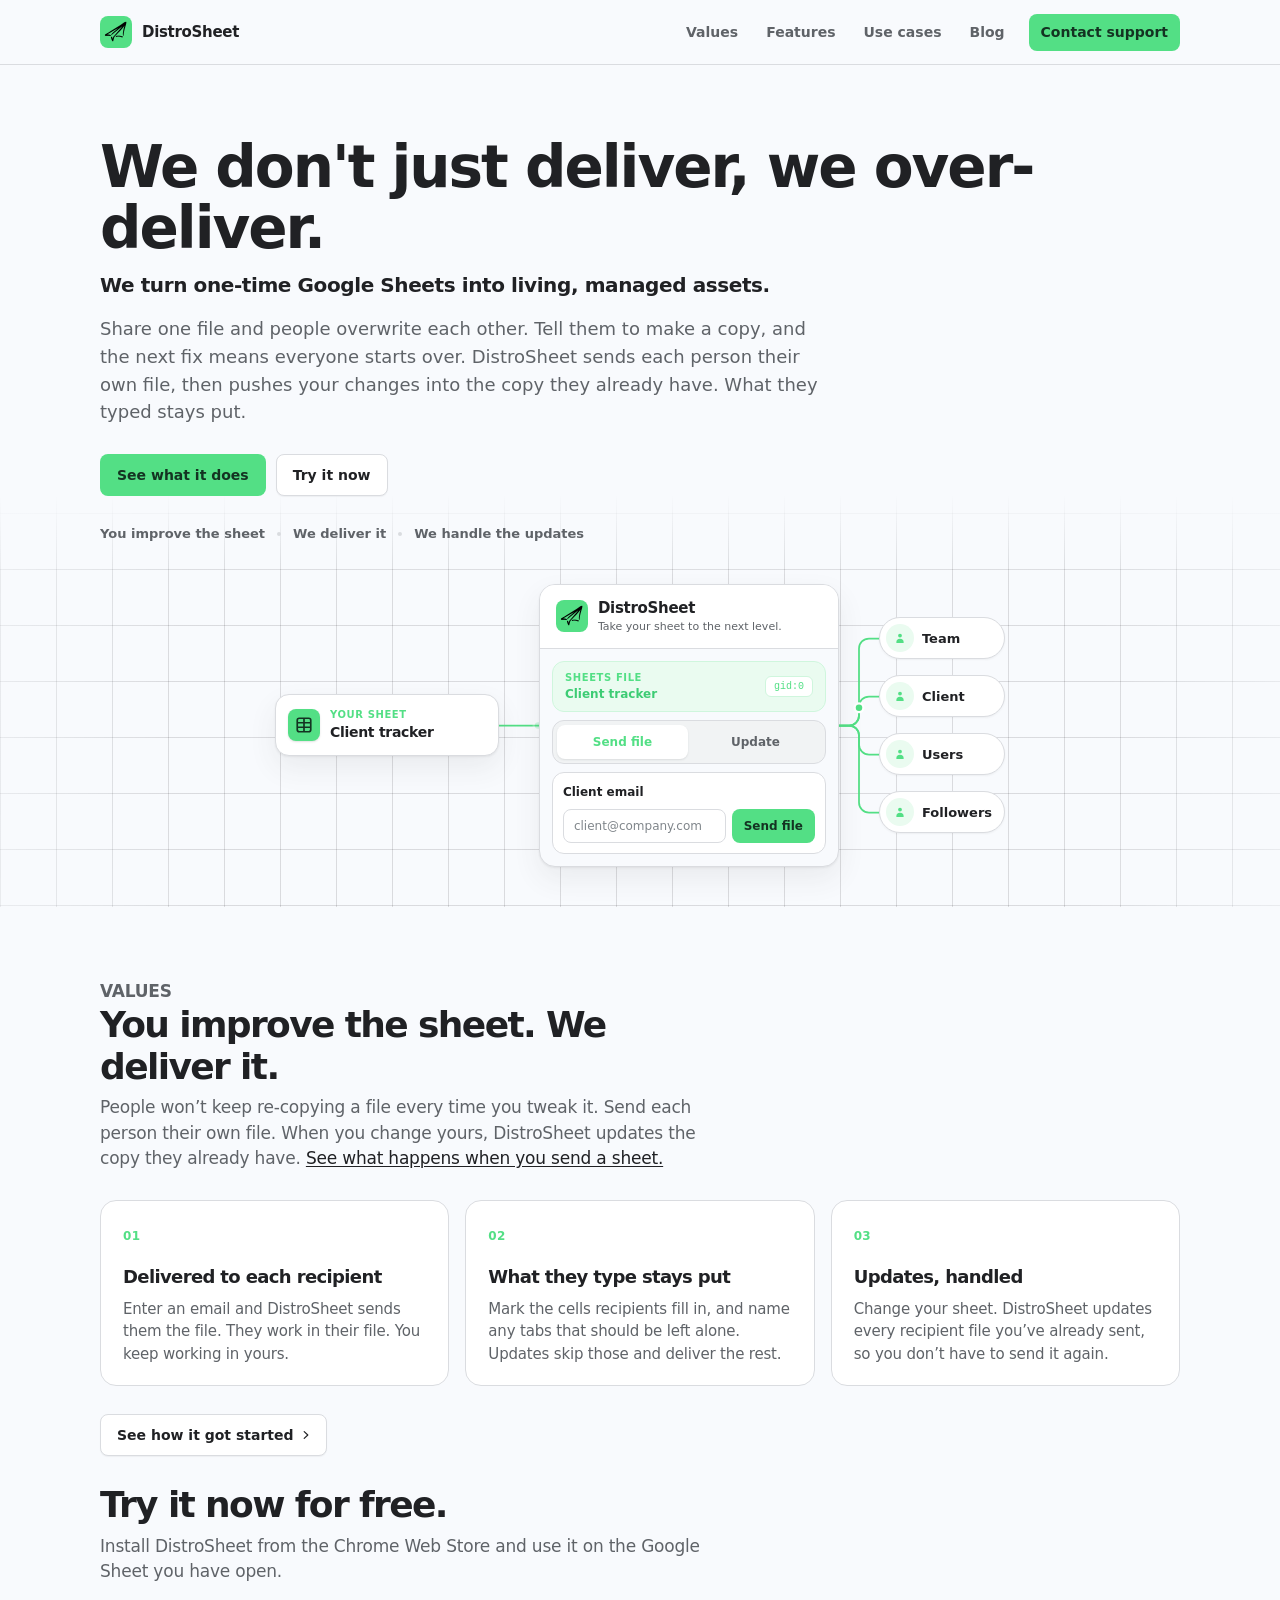
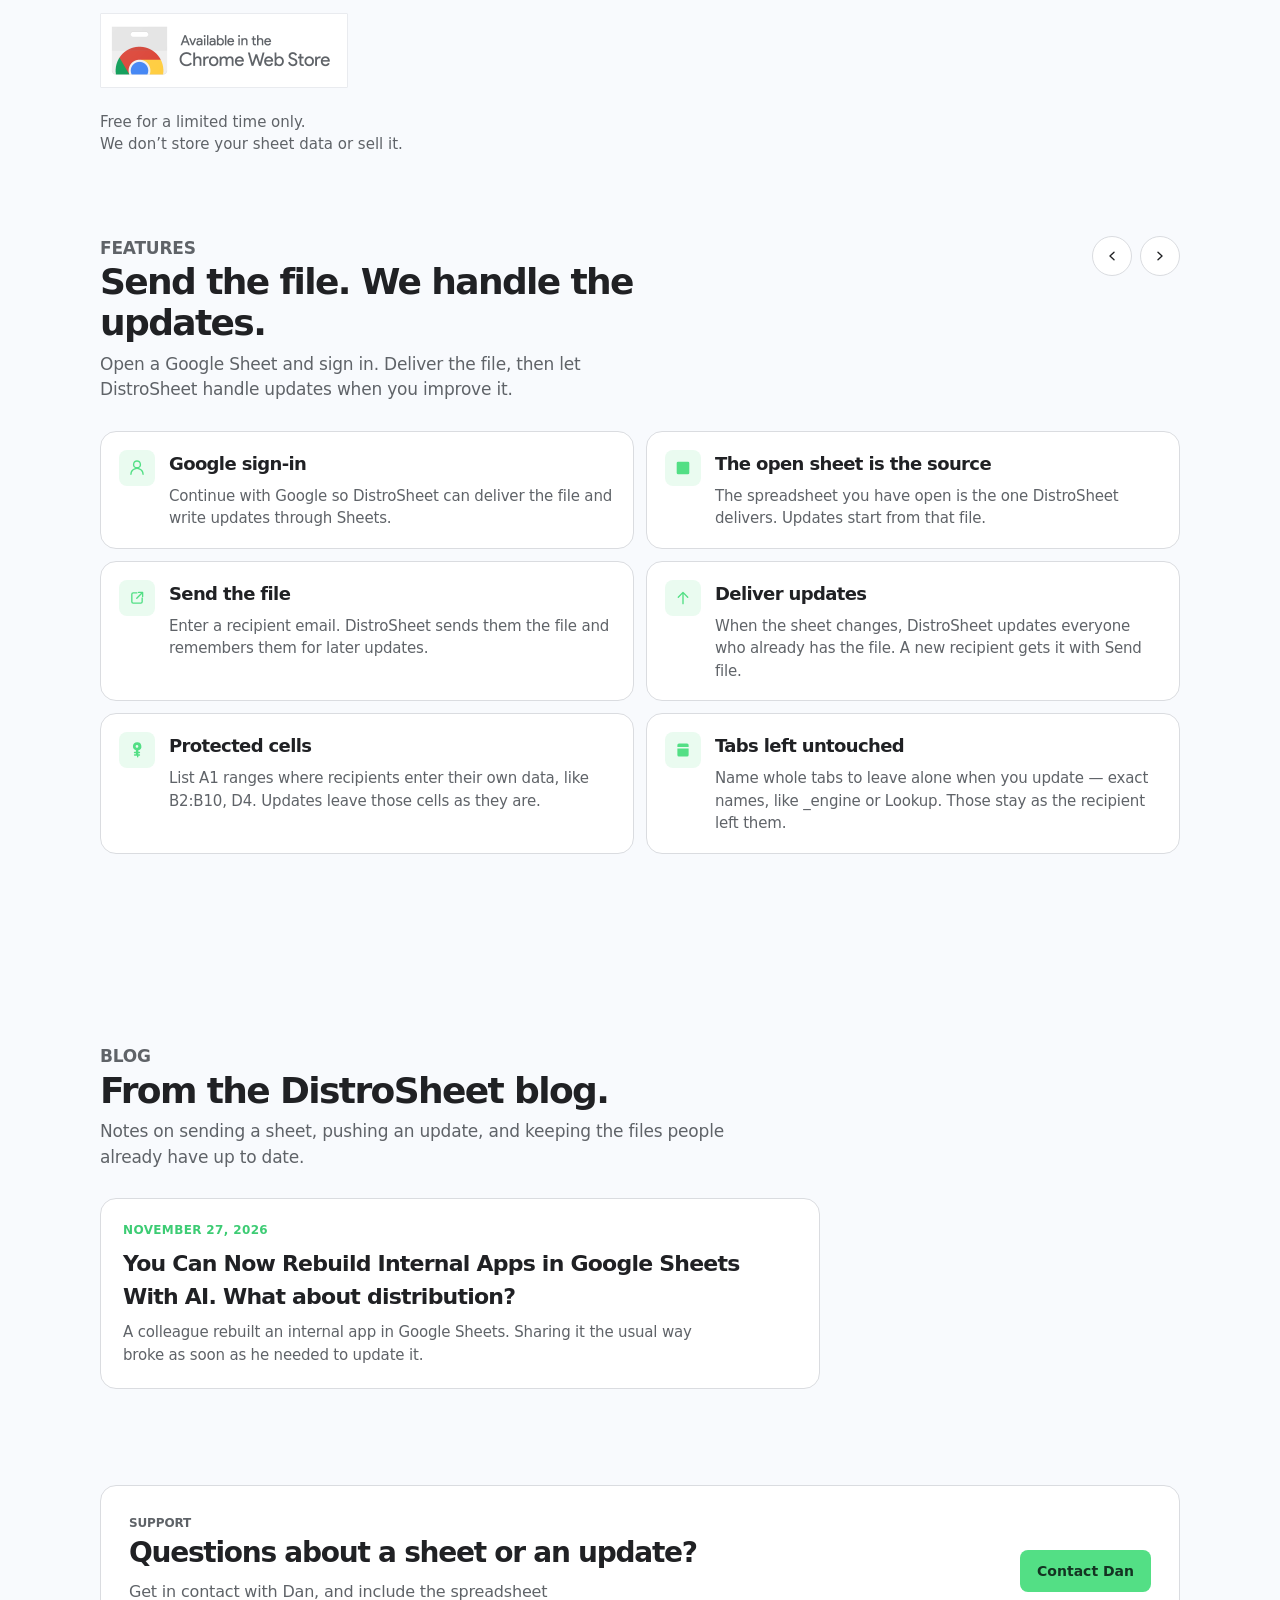
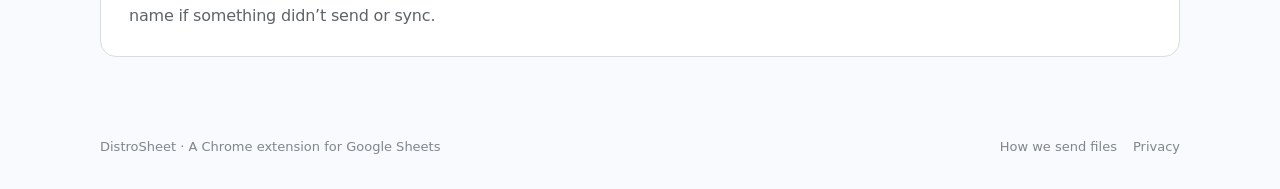
<file: index.html>
<!doctype html>
<html lang="en">
  <head>
    <meta charset="utf-8" />
    <meta name="viewport" content="width=device-width, initial-scale=1" />
    <title>DistroSheet — Take your sheet to the next level</title>
    <meta
      name="description"
      content="DistroSheet delivers your Google Sheet to each recipient and keeps their files up to date when you improve yours, without overwriting the cells and tabs they own."
    />
    <meta name="theme-color" content="#53DF85" />
    <link rel="icon" href="/distrologo1.png" type="image/png" />
    <meta property="og:title" content="DistroSheet — Take your sheet to the next level" />
    <meta
      property="og:description"
      content="Improve the sheet. DistroSheet delivers it to each recipient and updates their files when yours changes."
    />
    <meta property="og:type" content="website" />
    <link rel="stylesheet" href="/styles.css?v=45" />
  </head>
  <body>
    <a class="skip" href="#main">Skip to content</a>

    <header class="site-header">
      <div class="wrap header-inner">
        <a class="brand" href="#top">
          <span class="brand-mark" aria-hidden="true">
            <img src="/distrologo1.png" alt="" width="32" height="32" />
          </span>
          <span class="brand-name">DistroSheet</span>
        </a>

        <button
          class="menu-button"
          type="button"
          data-menu-button
          aria-expanded="false"
          aria-controls="site-nav"
          aria-label="Open menu"
        >
          <svg viewBox="0 0 20 20" width="18" height="18" fill="currentColor" aria-hidden="true">
            <path fill-rule="evenodd" d="M2 4.75A.75.75 0 012.75 4h14.5a.75.75 0 010 1.5H2.75A.75.75 0 012 4.75zM2 10a.75.75 0 01.75-.75h14.5a.75.75 0 010 1.5H2.75A.75.75 0 012 10zm0 5.25a.75.75 0 01.75-.75h14.5a.75.75 0 010 1.5H2.75a.75.75 0 01-.75-.75z" clip-rule="evenodd" />
          </svg>
        </button>

        <nav id="site-nav" class="nav" data-menu>
          <a href="#values">Values</a>
          <a href="#features">Features</a>
          <a href="#use-cases">Use cases</a>
          <a href="#blog">Blog</a>
          <a class="nav-contact" href="#contact">Contact support</a>
        </nav>
      </div>
    </header>

    <main id="main">
      <section class="hero" id="top">
        <div class="wrap hero-grid">
          <div>
            <h1>We don't just deliver, we over-deliver.</h1>
            <p class="subtitle">We turn one-time Google Sheets into living, managed assets.</p>
            <p class="lede">
              Share one file and people overwrite each other. Tell them to make a copy,
              and the next fix means everyone starts over. DistroSheet sends each person
              their own file, then pushes your changes into the copy they already have.
              What they typed stays put.
            </p>
            <div class="hero-actions">
              <a class="button button-primary" href="#features">See what it does</a>
              <a class="button button-secondary" href="#access">Try it now</a>
            </div>
            <ul class="facts">
              <li>You improve the sheet</li>
              <li>We deliver it</li>
              <li>We handle the updates</li>
            </ul>
          </div>

          <div class="hero-stage" data-routes>
            <svg class="routes" aria-hidden="true"></svg>
            <div class="project" data-project>
              <span class="brand-mark" aria-hidden="true">
                <svg viewBox="0 0 16 16" width="18" height="18" fill="none">
                  <rect x="2" y="2" width="12" height="12" rx="1.75" stroke="currentColor" stroke-width="1.5"/>
                  <path d="M2 6h12M2 10h12M8 2v12" stroke="currentColor" stroke-width="1.5"/>
                </svg>
              </span>
              <span>
                <small>Your sheet</small>
                <strong data-sheet-name>Client tracker</strong>
              </span>
            </div>
          <div class="mock" data-mock aria-hidden="false">
            <div class="mock-bar">
              <span class="brand-mark" aria-hidden="true">
                <img src="/distrologo1.png" alt="" width="32" height="32" />
              </span>
              <div>
                <strong>DistroSheet</strong>
                <span>Take your sheet to the next level.</span>
              </div>
            </div>
            <div class="mock-body">
              <div class="sheet-chip">
                <div>
                  <small>Sheets file</small>
                  <strong>Client tracker</strong>
                </div>
                <span class="gid">gid:0</span>
              </div>

              <div class="segment" role="tablist" aria-label="Preview of the extension">
                <button type="button" role="tab" data-mock-tab="send" aria-selected="true">
                  Send file
                </button>
                <button type="button" role="tab" data-mock-tab="publish" aria-selected="false">
                  Update
                </button>
              </div>

              <div class="panel" role="tabpanel" data-mock-panel="send">
                <p>Client email</p>
                <div class="fake-field">
                  <span>client@company.com</span>
                  <b>Send file</b>
                </div>
              </div>

              <div class="panel" role="tabpanel" data-mock-panel="publish" hidden>
                <p>Update everyone who already has the file</p>
                <span class="publish-note">Tabs like _engine stay untouched.</span>
                <span class="publish-go">Deliver update <em>All recipients</em></span>
              </div>
            </div>
          </div>
            <ul class="recipients" aria-hidden="true">
              <li data-person data-slot="team">
                <span class="avatar">
                  <svg viewBox="0 0 20 20" width="14" height="14" fill="currentColor">
                    <path d="M10 9.25a2.75 2.75 0 100-5.5 2.75 2.75 0 000 5.5zM4.75 16.25a5.25 5.25 0 0110.5 0 .75.75 0 01-.75.75h-9a.75.75 0 01-.75-.75z"/>
                  </svg>
                </span>
                <span class="who">Team</span>
              </li>
              <li data-person data-slot="client">
                <span class="avatar">
                  <svg viewBox="0 0 20 20" width="14" height="14" fill="currentColor">
                    <path d="M10 9.25a2.75 2.75 0 100-5.5 2.75 2.75 0 000 5.5zM4.75 16.25a5.25 5.25 0 0110.5 0 .75.75 0 01-.75.75h-9a.75.75 0 01-.75-.75z"/>
                  </svg>
                </span>
                <span class="who">Client</span>
              </li>
              <li data-person data-slot="users">
                <span class="avatar">
                  <svg viewBox="0 0 20 20" width="14" height="14" fill="currentColor">
                    <path d="M10 9.25a2.75 2.75 0 100-5.5 2.75 2.75 0 000 5.5zM4.75 16.25a5.25 5.25 0 0110.5 0 .75.75 0 01-.75.75h-9a.75.75 0 01-.75-.75z"/>
                  </svg>
                </span>
                <span class="who">Users</span>
              </li>
              <li data-person data-slot="followers">
                <span class="avatar">
                  <svg viewBox="0 0 20 20" width="14" height="14" fill="currentColor">
                    <path d="M10 9.25a2.75 2.75 0 100-5.5 2.75 2.75 0 000 5.5zM4.75 16.25a5.25 5.25 0 0110.5 0 .75.75 0 01-.75.75h-9a.75.75 0 01-.75-.75z"/>
                  </svg>
                </span>
                <span class="who">Followers</span>
              </li>
            </ul>
          </div>
        </div>
      </section>

      <section class="section" id="values">
        <div class="wrap">
          <div class="section-head">
            <p class="kicker">Values</p>
            <h2>You improve the sheet. We deliver it.</h2>
            <p>
              People won’t keep re-copying a file every time you tweak it.
              Send each person their own file. When you change yours, DistroSheet
              updates the copy they already have.
              <a href="/how-we-send">See what happens when you send a sheet.</a>
            </p>
          </div>
          <div class="values">
            <article class="value">
              <span class="value-index">01</span>
              <h3>Delivered to each recipient</h3>
              <p>
                Enter an email and DistroSheet sends them the file. They work in
                their file. You keep working in yours.
              </p>
            </article>
            <article class="value">
              <span class="value-index">02</span>
              <h3>What they type stays put</h3>
              <p>
                Mark the cells recipients fill in, and name any tabs that should be
                left alone. Updates skip those and deliver the rest.
              </p>
            </article>
            <article class="value">
              <span class="value-index">03</span>
              <h3>Updates, handled</h3>
              <p>
                Change your sheet. DistroSheet updates every recipient file you’ve
                already sent, so you don’t have to send it again.
              </p>
            </article>
          </div>
        </div>
      </section>

      <section class="section" id="access">
        <div class="wrap">
          <a class="button button-secondary how-it-started" href="/blog/rebuild-internal-apps-in-google-sheets/">
            See how it got started
            <svg viewBox="0 0 20 20" width="16" height="16" fill="currentColor" aria-hidden="true">
              <path fill-rule="evenodd" d="M7.21 14.77a.75.75 0 01.02-1.06L11.168 10 7.23 6.29a.75.75 0 111.04-1.08l4.5 4.25a.75.75 0 010 1.08l-4.5 4.25a.75.75 0 01-1.06-.02z" clip-rule="evenodd" />
            </svg>
          </a>
          <div class="section-head">
            <h2>Try it now for free.</h2>
            <p>Install DistroSheet from the Chrome Web Store and use it on the Google Sheet you have open.</p>
          </div>
          <a
            class="store-badge"
            href="https://chromewebstore.google.com/detail/distrosheet/jijepodjmgddcfimfdpkolocdmihcmnl"
            target="_blank"
            rel="noopener"
          >
            <img
              src="/chrome-web-store-badge-large.png"
              alt="Available in the Chrome Web Store"
              width="248"
              height="75"
            />
          </a>
          <p class="store-notes">
            Free for a limited time only.
            <span>We don’t store your sheet data or sell it.</span>
          </p>
        </div>
      </section>

      <section class="section section-tight" id="features" data-pager>
        <div class="wrap pager">
          <div class="pager-controls">
            <button type="button" data-pager-prev aria-label="Previous">
              <svg viewBox="0 0 20 20" width="18" height="18" fill="currentColor" aria-hidden="true">
                <path fill-rule="evenodd" d="M12.79 5.23a.75.75 0 01-.02 1.06L8.832 10l3.938 3.71a.75.75 0 11-1.04 1.08l-4.5-4.25a.75.75 0 010-1.08l4.5-4.25a.75.75 0 011.06.02z" clip-rule="evenodd" />
              </svg>
            </button>
            <button type="button" data-pager-next aria-label="Next">
              <svg viewBox="0 0 20 20" width="18" height="18" fill="currentColor" aria-hidden="true">
                <path fill-rule="evenodd" d="M7.21 14.77a.75.75 0 01.02-1.06L11.168 10 7.23 6.29a.75.75 0 111.04-1.08l4.5 4.25a.75.75 0 010 1.08l-4.5 4.25a.75.75 0 01-1.06-.02z" clip-rule="evenodd" />
              </svg>
            </button>
          </div>
          <div class="pager-stage">
          <div class="pager-track" data-pager-track>
          <div data-pager-panel>
          <div class="section-head">
            <p class="kicker">Features</p>
            <h2>Send the file. We handle the updates.</h2>
            <p>
              Open a Google Sheet and sign in. Deliver the file, then let
              DistroSheet handle updates when you improve it.
            </p>
          </div>
          <div class="features">
            <article class="feature">
              <span class="feature-icon" aria-hidden="true">
                <svg viewBox="0 0 20 20" width="18" height="18" fill="currentColor">
                  <path fill-rule="evenodd" d="M10 1.5a4.5 4.5 0 00-2.1 8.48A7.5 7.5 0 002.5 17a.75.75 0 001.5 0 6 6 0 0112 0 .75.75 0 001.5 0 7.5 7.5 0 00-5.4-7.02A4.5 4.5 0 0010 1.5zM7 6a3 3 0 116 0 3 3 0 01-6 0z" clip-rule="evenodd" />
                </svg>
              </span>
              <div>
                <h3>Google sign-in</h3>
                <p>
                  Continue with Google so DistroSheet can deliver the file and
                  write updates through Sheets.
                </p>
              </div>
            </article>
            <article class="feature">
              <span class="feature-icon" aria-hidden="true">
                <svg viewBox="0 0 20 20" width="18" height="18" fill="currentColor">
                  <path d="M3 4.5A1.5 1.5 0 014.5 3h11A1.5 1.5 0 0117 4.5v11a1.5 1.5 0 01-1.5 1.5h-11A1.5 1.5 0 013 15.5v-11z" />
                </svg>
              </span>
              <div>
                <h3>The open sheet is the source</h3>
                <p>
                  The spreadsheet you have open is the one DistroSheet delivers.
                  Updates start from that file.
                </p>
              </div>
            </article>
            <article class="feature">
              <span class="feature-icon" aria-hidden="true">
                <svg viewBox="0 0 20 20" width="18" height="18" fill="currentColor">
                  <path d="M3.5 5.75A2.25 2.25 0 015.75 3.5h4.2a.75.75 0 010 1.5h-4.2a.75.75 0 00-.75.75v8.5c0 .414.336.75.75.75h8.5a.75.75 0 00.75-.75v-4.2a.75.75 0 011.5 0v4.2A2.25 2.25 0 0114.25 16.5h-8.5A2.25 2.25 0 013.5 14.25v-8.5z" />
                  <path d="M11 3.75a.75.75 0 01.75-.75h4.5a.75.75 0 01.75.75v4.5a.75.75 0 01-1.5 0V5.56l-5.22 5.22a.75.75 0 11-1.06-1.06l5.22-5.22H11.75A.75.75 0 0111 3.75z" />
                </svg>
              </span>
              <div>
                <h3>Send the file</h3>
                <p>
                  Enter a recipient email. DistroSheet sends them the file and
                  remembers them for later updates.
                </p>
              </div>
            </article>
            <article class="feature">
              <span class="feature-icon" aria-hidden="true">
                <svg viewBox="0 0 20 20" width="18" height="18" fill="currentColor">
                  <path fill-rule="evenodd" d="M10 17a.75.75 0 01-.75-.75V5.612L5.29 9.77a.75.75 0 01-1.08-1.04l5.25-5.5a.75.75 0 011.08 0l5.25 5.5a.75.75 0 11-1.08 1.04l-3.96-4.158V16.25A.75.75 0 0110 17z" clip-rule="evenodd" />
                </svg>
              </span>
              <div>
                <h3>Deliver updates</h3>
                <p>
                  When the sheet changes, DistroSheet updates everyone who already
                  has the file. A new recipient gets it with Send file.
                </p>
              </div>
            </article>
            <article class="feature">
              <span class="feature-icon" aria-hidden="true">
                <svg viewBox="0 0 20 20" width="18" height="18" fill="currentColor">
                  <path fill-rule="evenodd" d="M10 1.5a4.5 4.5 0 00-1.2 8.84V12H7.25a.75.75 0 000 1.5h1.55v1.25H7.25a.75.75 0 000 1.5H10v1.25a.75.75 0 001.5 0V16.25h1.25a.75.75 0 000-1.5H11.5V13.5h1.25a.75.75 0 000-1.5H11.5v-1.66A4.5 4.5 0 0010 1.5zM8.5 6a1.5 1.5 0 113 0 1.5 1.5 0 01-3 0z" clip-rule="evenodd" />
                </svg>
              </span>
              <div>
                <h3>Protected cells</h3>
                <p>
                  List A1 ranges where recipients enter their own data, like
                  B2:B10, D4. Updates leave those cells as they are.
                </p>
              </div>
            </article>
            <article class="feature">
              <span class="feature-icon" aria-hidden="true">
                <svg viewBox="0 0 20 20" width="18" height="18" fill="currentColor">
                  <path d="M3.75 4.5A1.75 1.75 0 015.5 2.75h9A1.75 1.75 0 0116.25 4.5v2.25h-12.5V4.5zM3.75 8.25h12.5v7.25a1.75 1.75 0 01-1.75 1.75h-9a1.75 1.75 0 01-1.75-1.75V8.25z" />
                </svg>
              </span>
              <div>
                <h3>Tabs left untouched</h3>
                <p>
                  Name whole tabs to leave alone when you update — exact names, like
                  _engine or Lookup. Those stay as the recipient left them.
                </p>
              </div>
            </article>
          </div>
          </div>
          <div id="use-cases" data-pager-panel>
          <div class="section-head">
            <p class="kicker">Use cases</p>
            <h2>Build the sheet. We keep everyone current.</h2>
            <p>
              DistroSheet delivers the file, then updates it when you improve
              the sheet. Recipients keep what they typed.
            </p>
          </div>
          <div class="usecases">
            <article class="usecase">
              <h3>An app, built in Google Sheets</h3>
              <p>
                Someone builds a useful internal tool in a sheet. Each person gets
                their own copy. When a new tool or a formula fix lands in the master,
                DistroSheet pushes it into the file they already use. No v2_FINAL
                link, and nothing they typed gets wiped.
              </p>
            </article>
            <article class="usecase">
              <h3>A useful sheet for your team</h3>
              <p>
                A roster, plan, or tracker the whole team relies on. DistroSheet
                delivers it, and they receive your most updated version without
                the hassle of a new file.
              </p>
            </article>
            <article class="usecase">
              <h3>The same workbook for every client</h3>
              <p>
                Each client gets the file. Their numbers and notes stay theirs.
                When you improve the model, every client file is updated.
              </p>
            </article>
            <article class="usecase">
              <h3>A calculator your customers fill in</h3>
              <p>
                A quote tool, budget, or planner. They enter their own figures.
                You improve the formulas, and DistroSheet delivers that change
                without wiping what they typed.
              </p>
            </article>
            <article class="usecase">
              <h3>Training or onboarding</h3>
              <p>
                A sheet for a new hire, a class, or a contractor. They always
                have your latest version. Their answers stay where they left them.
              </p>
            </article>
            <article class="usecase">
              <h3>One sheet, several locations</h3>
              <p>
                Deliver the operating sheet to each site. Local entries stay put.
                When you improve the structure, every location gets the update.
              </p>
            </article>
          </div>
          </div>
          </div>
          </div>
        </div>
      </section>

      <section class="section pricing" id="pricing" hidden>
        <div class="wrap">
          <div class="section-head">
            <p class="kicker">Pricing</p>
            <h2>Start free. Update without a cap on Pro.</h2>
            <p>
              Starter includes one update each calendar month. Pro is the same
              product with that limit removed.
            </p>
          </div>
          <div class="plans">
            <article class="plan">
              <div class="plan-label">
                <span>Starter</span>
              </div>
              <p class="price">Free</p>
              <p class="price-note">The plan you start on</p>
              <ul>
                <li>
                  <svg viewBox="0 0 20 20" width="16" height="16" fill="currentColor" aria-hidden="true"><path fill-rule="evenodd" d="M16.704 5.29a1 1 0 010 1.42l-7.25 7.25a1 1 0 01-1.42 0l-3.25-3.25a1 1 0 111.42-1.42l2.54 2.54 6.54-6.54a1 1 0 011.42 0z" clip-rule="evenodd"/></svg>
                  Deliver the file to client emails
                </li>
                <li>
                  <svg viewBox="0 0 20 20" width="16" height="16" fill="currentColor" aria-hidden="true"><path fill-rule="evenodd" d="M16.704 5.29a1 1 0 010 1.42l-7.25 7.25a1 1 0 01-1.42 0l-3.25-3.25a1 1 0 111.42-1.42l2.54 2.54 6.54-6.54a1 1 0 011.42 0z" clip-rule="evenodd"/></svg>
                  1 update per month
                </li>
                <li>
                  <svg viewBox="0 0 20 20" width="16" height="16" fill="currentColor" aria-hidden="true"><path fill-rule="evenodd" d="M16.704 5.29a1 1 0 010 1.42l-7.25 7.25a1 1 0 01-1.42 0l-3.25-3.25a1 1 0 111.42-1.42l2.54 2.54 6.54-6.54a1 1 0 011.42 0z" clip-rule="evenodd"/></svg>
                  Protected cells and skipped tabs
                </li>
                <li>
                  <svg viewBox="0 0 20 20" width="16" height="16" fill="currentColor" aria-hidden="true"><path fill-rule="evenodd" d="M16.704 5.29a1 1 0 010 1.42l-7.25 7.25a1 1 0 01-1.42 0l-3.25-3.25a1 1 0 111.42-1.42l2.54 2.54 6.54-6.54a1 1 0 011.42 0z" clip-rule="evenodd"/></svg>
                  Works in Chrome, on the sheet you have open
                </li>
              </ul>
            </article>
            <article class="plan plan-pro">
              <div class="plan-label">
                <span>Pro</span>
                <span class="badge">Unlimited updates</span>
              </div>
              <p class="price">Unlimited</p>
              <p class="price-note">updates, every month</p>
              <ul>
                <li>
                  <svg viewBox="0 0 20 20" width="16" height="16" fill="currentColor" aria-hidden="true"><path fill-rule="evenodd" d="M16.704 5.29a1 1 0 010 1.42l-7.25 7.25a1 1 0 01-1.42 0l-3.25-3.25a1 1 0 111.42-1.42l2.54 2.54 6.54-6.54a1 1 0 011.42 0z" clip-rule="evenodd"/></svg>
                  Everything in Starter
                </li>
                <li>
                  <svg viewBox="0 0 20 20" width="16" height="16" fill="currentColor" aria-hidden="true"><path fill-rule="evenodd" d="M16.704 5.29a1 1 0 010 1.42l-7.25 7.25a1 1 0 01-1.42 0l-3.25-3.25a1 1 0 111.42-1.42l2.54 2.54 6.54-6.54a1 1 0 011.42 0z" clip-rule="evenodd"/></svg>
                  Unlimited updates
                </li>
                <li>
                  <svg viewBox="0 0 20 20" width="16" height="16" fill="currentColor" aria-hidden="true"><path fill-rule="evenodd" d="M16.704 5.29a1 1 0 010 1.42l-7.25 7.25a1 1 0 01-1.42 0l-3.25-3.25a1 1 0 111.42-1.42l2.54 2.54 6.54-6.54a1 1 0 011.42 0z" clip-rule="evenodd"/></svg>
                  Same protected cells and skipped tabs
                </li>
                <li>
                  <svg viewBox="0 0 20 20" width="16" height="16" fill="currentColor" aria-hidden="true"><path fill-rule="evenodd" d="M16.704 5.29a1 1 0 010 1.42l-7.25 7.25a1 1 0 01-1.42 0l-3.25-3.25a1 1 0 111.42-1.42l2.54 2.54 6.54-6.54a1 1 0 011.42 0z" clip-rule="evenodd"/></svg>
                  Upgrade from the extension when you pass the free update
                </li>
              </ul>
            </article>
          </div>
          <p class="fine-print">
            A public Pro price isn’t set yet. The extension offers the upgrade when a Starter account hits the monthly update limit.
          </p>
        </div>
      </section>

      <section class="section blog" id="blog">
        <div class="wrap">
          <div class="section-head">
            <p class="kicker">Blog</p>
            <h2>From the DistroSheet blog.</h2>
            <p>
              Notes on sending a sheet, pushing an update, and keeping the files
              people already have up to date.
            </p>
          </div>
          <div class="posts">
            <a class="post-card" href="/blog/rebuild-internal-apps-in-google-sheets/">
              <time datetime="2026-11-27">November 27, 2026</time>
              <h3>You Can Now Rebuild Internal Apps in Google Sheets With AI. What about distribution?</h3>
              <p>
                A colleague rebuilt an internal app in Google Sheets. Sharing it
                the usual way broke as soon as he needed to update it.
              </p>
            </a>
          </div>
        </div>
      </section>

      <section class="section contact" id="contact">
        <div class="wrap">
          <div class="contact-panel">
            <div>
              <p class="kicker">Support</p>
              <h2>Questions about a sheet or an update?</h2>
              <p>
                Get in contact with Dan, and include the spreadsheet name if
                something didn’t send or sync.
              </p>
            </div>
            <a
              class="button button-primary"
              href="mailto:dan@acumetltd.com?subject=DistroSheet%20support"
            >
              Contact Dan
            </a>
          </div>
        </div>
      </section>
    </main>

    <footer class="site-footer">
      <div class="wrap footer-inner">
        <p>DistroSheet · A Chrome extension for Google Sheets</p>
        <div class="footer-links">
          <a href="/how-we-send">How we send files</a>
          <a href="/privacy">Privacy</a>
        </div>
      </div>
    </footer>

    <script src="/main.js?v=27"></script>
  </body>
</html>
</file>
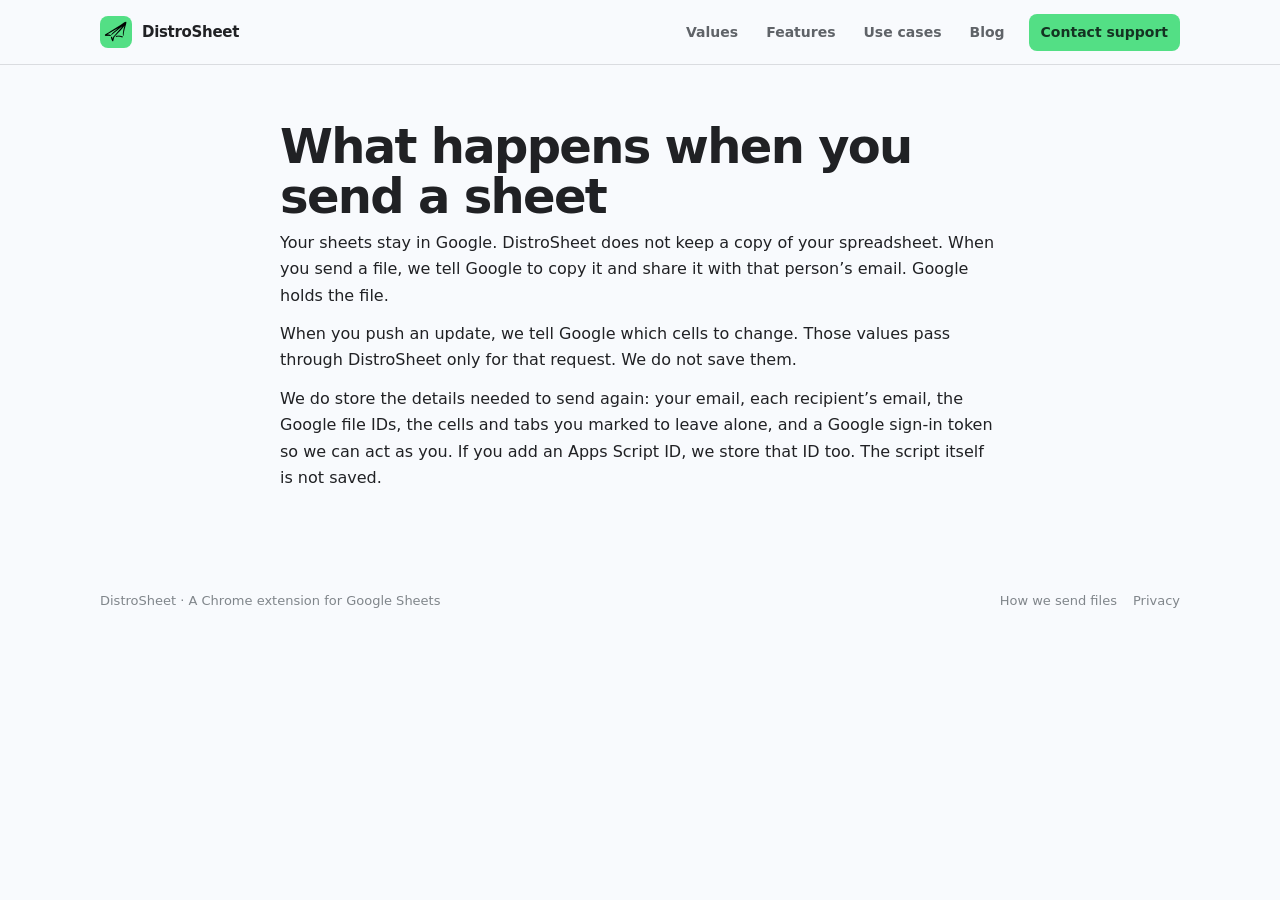
<file: how-we-send/index.html>
<!doctype html>
<html lang="en">
  <head>
    <meta charset="utf-8" />
    <meta name="viewport" content="width=device-width, initial-scale=1" />
    <title>What happens when you send a sheet — DistroSheet</title>
    <meta
      name="description"
      content="How DistroSheet sends and updates Google Sheets. Your spreadsheet stays in Google. DistroSheet does not keep a copy of the file."
    />
    <meta name="theme-color" content="#53DF85" />
    <link rel="icon" href="/distrologo1.png" type="image/png" />
    <link rel="stylesheet" href="/styles.css?v=36" />
  </head>
  <body>
    <a class="skip" href="#main">Skip to content</a>

    <header class="site-header">
      <div class="wrap header-inner">
        <a class="brand" href="/">
          <span class="brand-mark" aria-hidden="true">
            <img src="/distrologo1.png" alt="" width="32" height="32" />
          </span>
          <span class="brand-name">DistroSheet</span>
        </a>

        <button
          class="menu-button"
          type="button"
          data-menu-button
          aria-expanded="false"
          aria-controls="site-nav"
          aria-label="Open menu"
        >
          <svg viewBox="0 0 20 20" width="18" height="18" fill="currentColor" aria-hidden="true">
            <path fill-rule="evenodd" d="M2 4.75A.75.75 0 012.75 4h14.5a.75.75 0 010 1.5H2.75A.75.75 0 012 4.75zM2 10a.75.75 0 01.75-.75h14.5a.75.75 0 010 1.5H2.75A.75.75 0 012 10zm0 5.25a.75.75 0 01.75-.75h14.5a.75.75 0 010 1.5H2.75a.75.75 0 01-.75-.75z" clip-rule="evenodd" />
          </svg>
        </button>

        <nav id="site-nav" class="nav" data-menu>
          <a href="/#values">Values</a>
          <a href="/#features">Features</a>
          <a href="/#use-cases">Use cases</a>
          <a href="/#blog">Blog</a>
          <a class="nav-contact" href="/#contact">Contact support</a>
        </nav>
      </div>
    </header>

    <main id="main" class="legal">
      <article class="wrap legal-doc">
        <h1>What happens when you send a sheet</h1>
        <p>
          Your sheets stay in Google. DistroSheet does not keep a copy of your spreadsheet. When you send a file, we tell Google to copy it and share it with that person’s email. Google holds the file.
        </p>
        <p>
          When you push an update, we tell Google which cells to change. Those values pass through DistroSheet only for that request. We do not save them.
        </p>
        <p>
          We do store the details needed to send again: your email, each recipient’s email, the Google file IDs, the cells and tabs you marked to leave alone, and a Google sign-in token so we can act as you. If you add an Apps Script ID, we store that ID too. The script itself is not saved.
        </p>
      </article>
    </main>

    <footer class="site-footer">
      <div class="wrap footer-inner">
        <p>DistroSheet · A Chrome extension for Google Sheets</p>
        <div class="footer-links">
          <a href="/how-we-send">How we send files</a>
          <a href="/privacy">Privacy</a>
        </div>
      </div>
    </footer>

    <script src="/main.js?v=25"></script>
  </body>
</html>
</file>
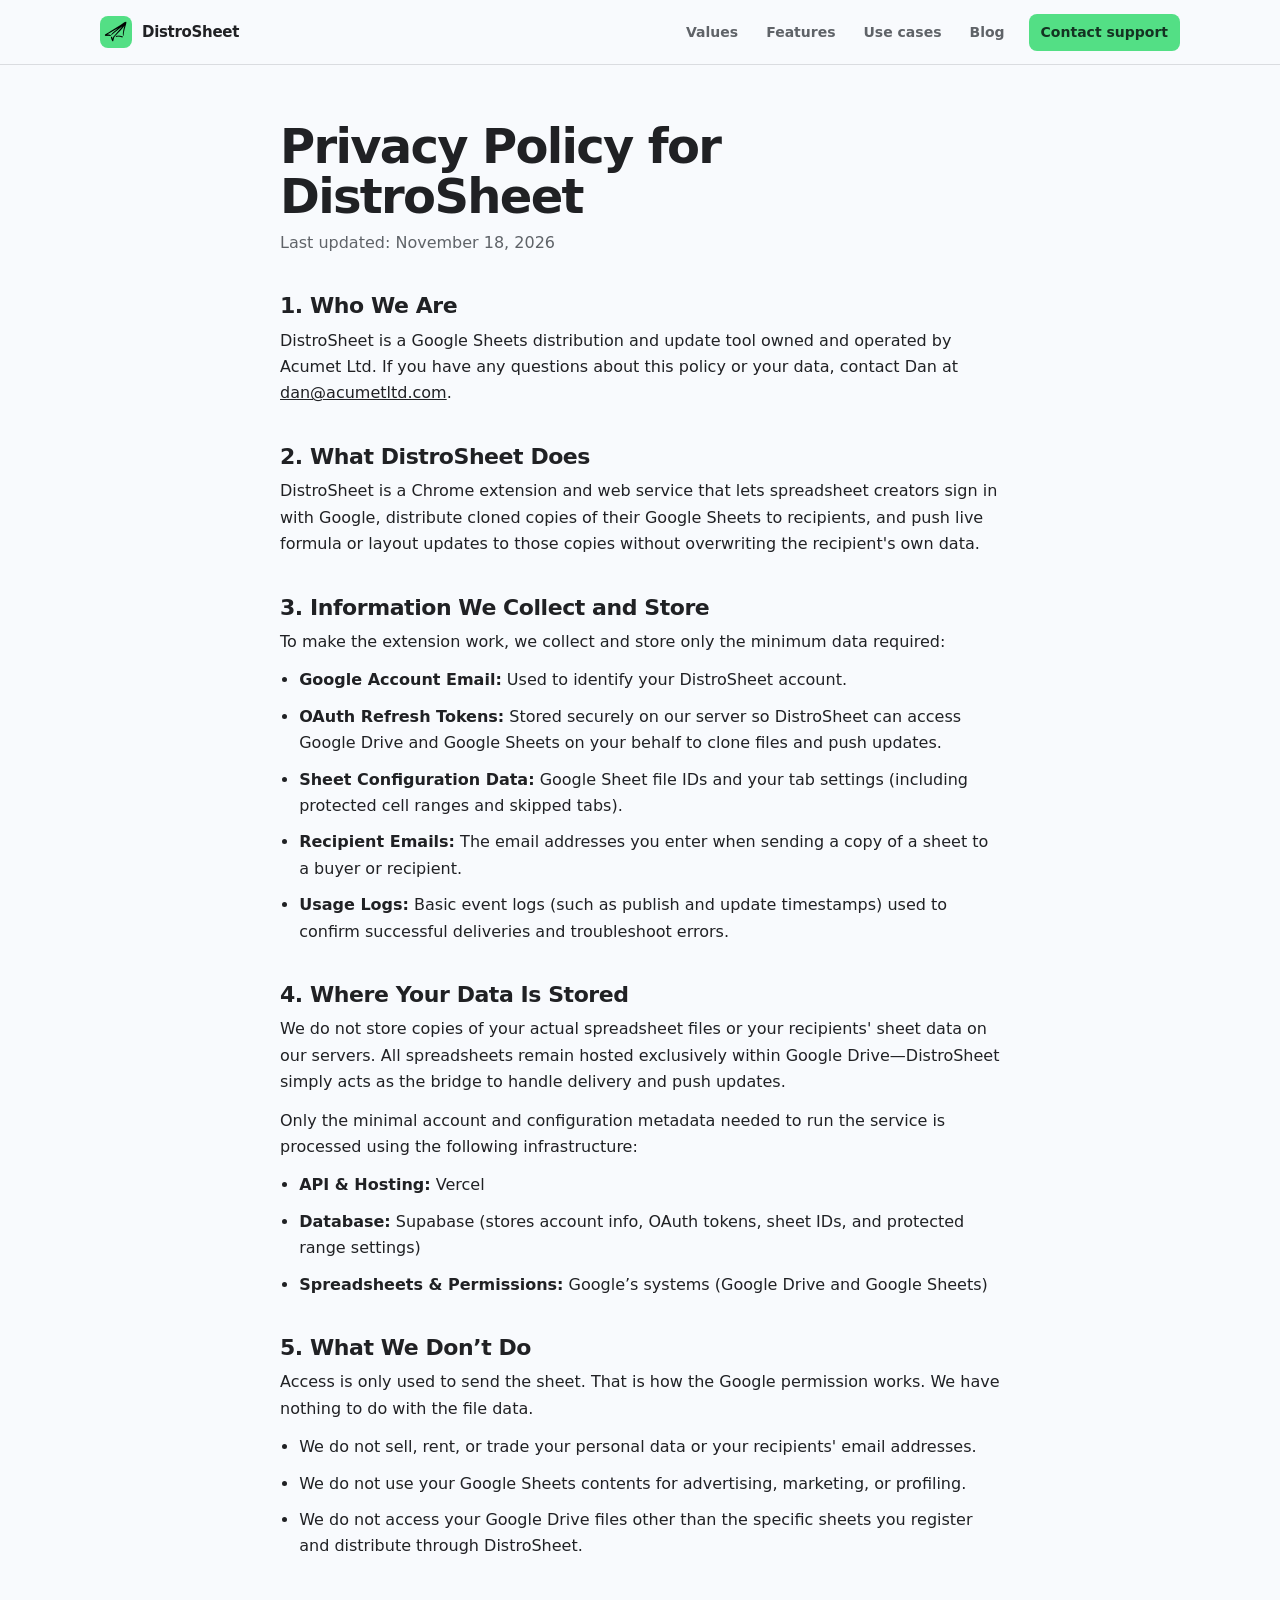
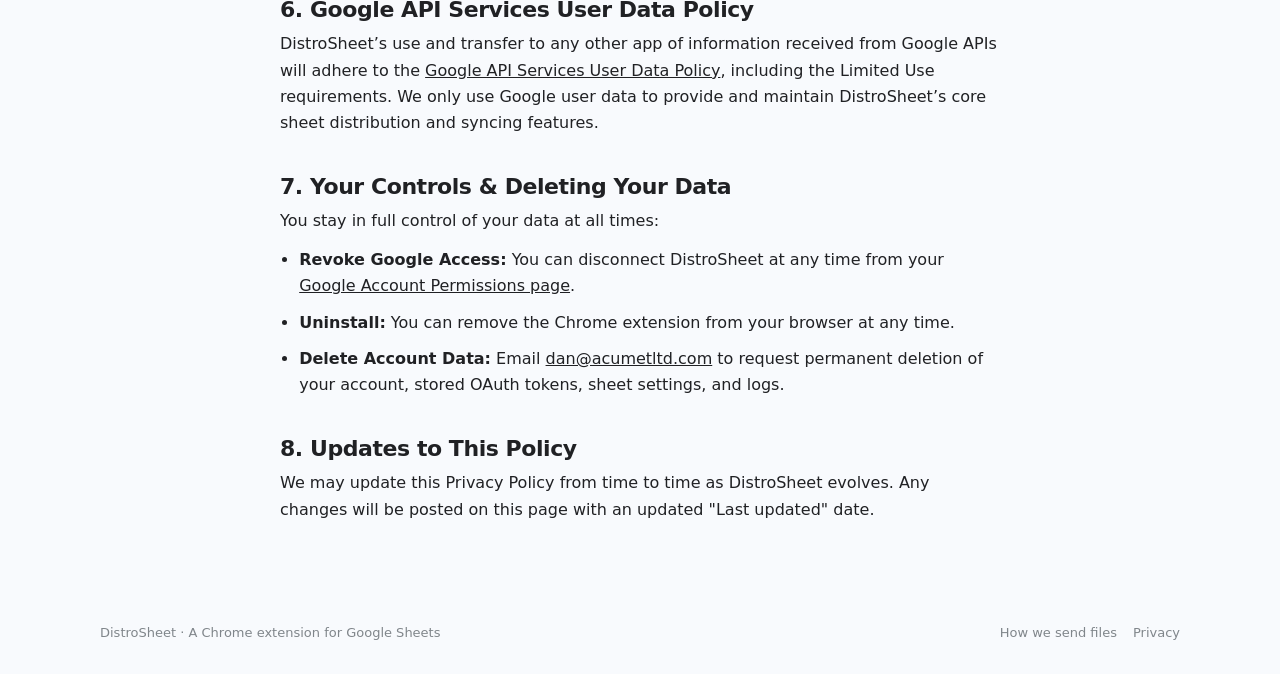
<file: privacy/index.html>
<!doctype html>
<html lang="en">
  <head>
    <meta charset="utf-8" />
    <meta name="viewport" content="width=device-width, initial-scale=1" />
    <title>Privacy Policy — DistroSheet</title>
    <meta
      name="description"
      content="Privacy Policy for DistroSheet. How Acumet Ltd collects, stores, and uses the minimum data needed to deliver and update Google Sheets."
    />
    <meta name="theme-color" content="#53DF85" />
    <link rel="icon" href="/distrologo1.png" type="image/png" />
    <link rel="stylesheet" href="/styles.css?v=36" />
  </head>
  <body>
    <a class="skip" href="#main">Skip to content</a>

    <header class="site-header">
      <div class="wrap header-inner">
        <a class="brand" href="/">
          <span class="brand-mark" aria-hidden="true">
            <img src="/distrologo1.png" alt="" width="32" height="32" />
          </span>
          <span class="brand-name">DistroSheet</span>
        </a>

        <button
          class="menu-button"
          type="button"
          data-menu-button
          aria-expanded="false"
          aria-controls="site-nav"
          aria-label="Open menu"
        >
          <svg viewBox="0 0 20 20" width="18" height="18" fill="currentColor" aria-hidden="true">
            <path fill-rule="evenodd" d="M2 4.75A.75.75 0 012.75 4h14.5a.75.75 0 010 1.5H2.75A.75.75 0 012 4.75zM2 10a.75.75 0 01.75-.75h14.5a.75.75 0 010 1.5H2.75A.75.75 0 012 10zm0 5.25a.75.75 0 01.75-.75h14.5a.75.75 0 010 1.5H2.75a.75.75 0 01-.75-.75z" clip-rule="evenodd" />
          </svg>
        </button>

        <nav id="site-nav" class="nav" data-menu>
          <a href="/#values">Values</a>
          <a href="/#features">Features</a>
          <a href="/#use-cases">Use cases</a>
          <a href="/#blog">Blog</a>
          <a class="nav-contact" href="/#contact">Contact support</a>
        </nav>
      </div>
    </header>

    <main id="main" class="legal">
      <article class="wrap legal-doc">
        <h1>Privacy Policy for DistroSheet</h1>
        <p class="legal-updated">Last updated: November 18, 2026</p>

        <h2>1. Who We Are</h2>
        <p>
          DistroSheet is a Google Sheets distribution and update tool owned and operated by Acumet Ltd.
          If you have any questions about this policy or your data, contact Dan at
          <a href="mailto:dan@acumetltd.com">dan@acumetltd.com</a>.
        </p>

        <h2>2. What DistroSheet Does</h2>
        <p>
          DistroSheet is a Chrome extension and web service that lets spreadsheet creators sign in with Google,
          distribute cloned copies of their Google Sheets to recipients, and push live formula or layout updates
          to those copies without overwriting the recipient's own data.
        </p>

        <h2>3. Information We Collect and Store</h2>
        <p>To make the extension work, we collect and store only the minimum data required:</p>
        <ul>
          <li><strong>Google Account Email:</strong> Used to identify your DistroSheet account.</li>
          <li><strong>OAuth Refresh Tokens:</strong> Stored securely on our server so DistroSheet can access Google Drive and Google Sheets on your behalf to clone files and push updates.</li>
          <li><strong>Sheet Configuration Data:</strong> Google Sheet file IDs and your tab settings (including protected cell ranges and skipped tabs).</li>
          <li><strong>Recipient Emails:</strong> The email addresses you enter when sending a copy of a sheet to a buyer or recipient.</li>
          <li><strong>Usage Logs:</strong> Basic event logs (such as publish and update timestamps) used to confirm successful deliveries and troubleshoot errors.</li>
        </ul>

        <h2>4. Where Your Data Is Stored</h2>
        <p>
          We do not store copies of your actual spreadsheet files or your recipients' sheet data on our servers.
          All spreadsheets remain hosted exclusively within Google Drive—DistroSheet simply acts as the bridge
          to handle delivery and push updates.
        </p>
        <p>Only the minimal account and configuration metadata needed to run the service is processed using the following infrastructure:</p>
        <ul>
          <li><strong>API &amp; Hosting:</strong> Vercel</li>
          <li><strong>Database:</strong> Supabase (stores account info, OAuth tokens, sheet IDs, and protected range settings)</li>
          <li><strong>Spreadsheets &amp; Permissions:</strong> Google’s systems (Google Drive and Google Sheets)</li>
        </ul>

        <h2>5. What We Don’t Do</h2>
        <p>
          Access is only used to send the sheet. That is how the Google permission works.
          We have nothing to do with the file data.
        </p>
        <ul>
          <li>We do not sell, rent, or trade your personal data or your recipients' email addresses.</li>
          <li>We do not use your Google Sheets contents for advertising, marketing, or profiling.</li>
          <li>We do not access your Google Drive files other than the specific sheets you register and distribute through DistroSheet.</li>
        </ul>

        <h2>6. Google API Services User Data Policy</h2>
        <p>
          DistroSheet’s use and transfer to any other app of information received from Google APIs will adhere to the
          <a href="https://developers.google.com/terms/api-services-user-data-policy">Google API Services User Data Policy</a>,
          including the Limited Use requirements. We only use Google user data to provide and maintain DistroSheet’s
          core sheet distribution and syncing features.
        </p>

        <h2>7. Your Controls &amp; Deleting Your Data</h2>
        <p>You stay in full control of your data at all times:</p>
        <ul>
          <li><strong>Revoke Google Access:</strong> You can disconnect DistroSheet at any time from your <a href="https://myaccount.google.com/permissions">Google Account Permissions page</a>.</li>
          <li><strong>Uninstall:</strong> You can remove the Chrome extension from your browser at any time.</li>
          <li><strong>Delete Account Data:</strong> Email <a href="mailto:dan@acumetltd.com">dan@acumetltd.com</a> to request permanent deletion of your account, stored OAuth tokens, sheet settings, and logs.</li>
        </ul>

        <h2>8. Updates to This Policy</h2>
        <p>
          We may update this Privacy Policy from time to time as DistroSheet evolves. Any changes will be posted
          on this page with an updated "Last updated" date.
        </p>
      </article>
    </main>

    <footer class="site-footer">
      <div class="wrap footer-inner">
        <p>DistroSheet · A Chrome extension for Google Sheets</p>
        <div class="footer-links">
          <a href="/how-we-send">How we send files</a>
          <a href="/privacy">Privacy</a>
        </div>
      </div>
    </footer>

    <script src="/main.js?v=22"></script>
  </body>
</html>
</file>
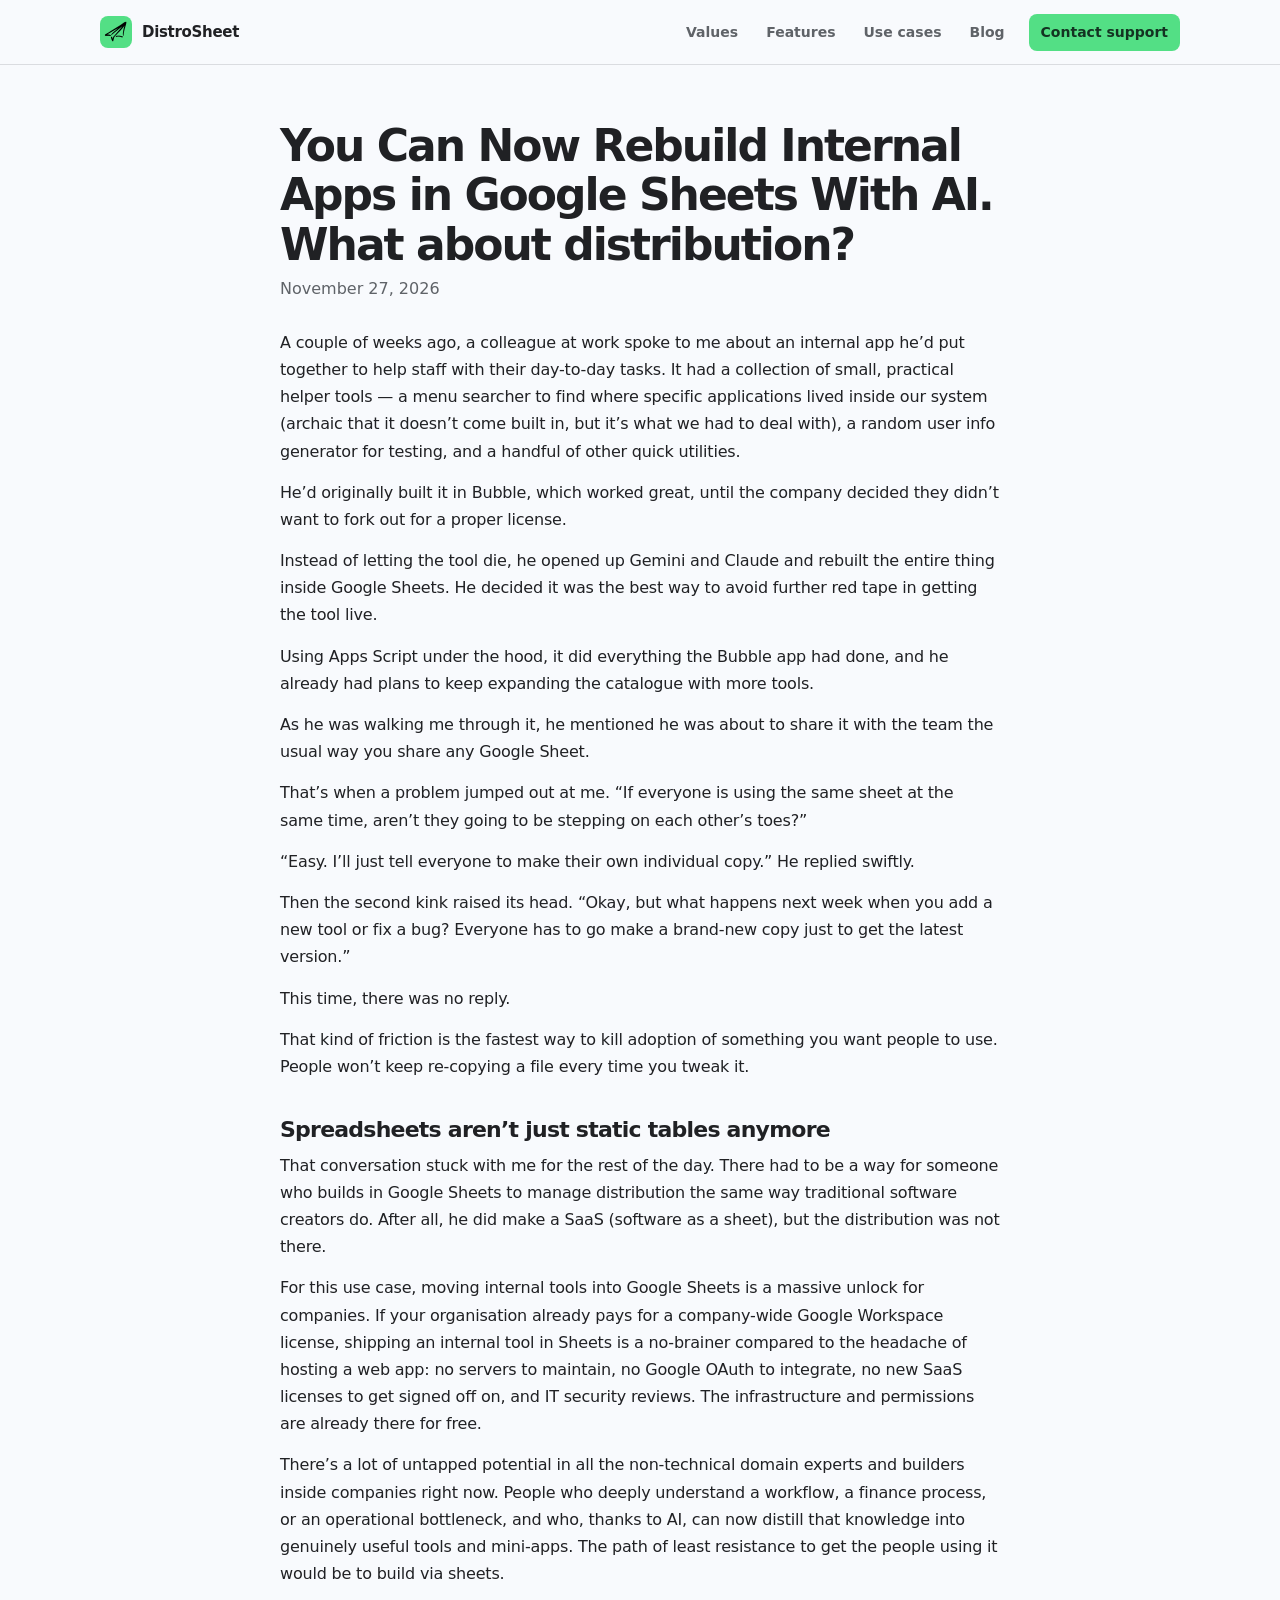
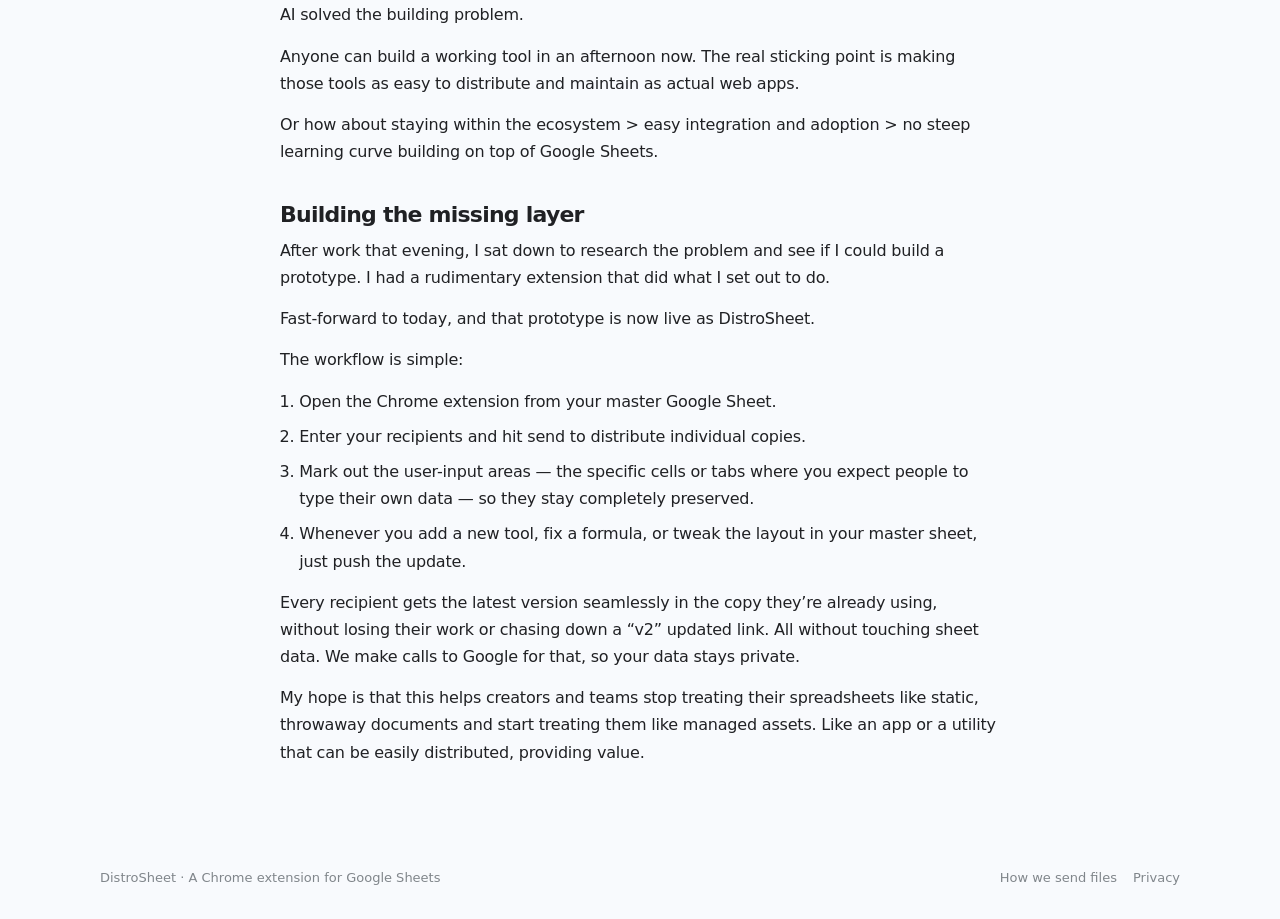
<file: blog/rebuild-internal-apps-in-google-sheets/index.html>
<!doctype html>
<html lang="en">
  <head>
    <meta charset="utf-8" />
    <meta name="viewport" content="width=device-width, initial-scale=1" />
    <title>You Can Now Rebuild Internal Apps in Google Sheets With AI. What about distribution? — DistroSheet</title>
    <meta
      name="description"
      content="A colleague rebuilt an internal app in Google Sheets. Sharing one file meant people stepped on each other. A copy meant the next fix started everyone over."
    />
    <meta name="theme-color" content="#53DF85" />
    <link rel="icon" href="/distrologo1.png" type="image/png" />
    <link rel="stylesheet" href="/styles.css?v=41" />
  </head>
  <body>
    <a class="skip" href="#main">Skip to content</a>

    <header class="site-header">
      <div class="wrap header-inner">
        <a class="brand" href="/">
          <span class="brand-mark" aria-hidden="true">
            <img src="/distrologo1.png" alt="" width="32" height="32" />
          </span>
          <span class="brand-name">DistroSheet</span>
        </a>

        <button
          class="menu-button"
          type="button"
          data-menu-button
          aria-expanded="false"
          aria-controls="site-nav"
          aria-label="Open menu"
        >
          <svg viewBox="0 0 20 20" width="18" height="18" fill="currentColor" aria-hidden="true">
            <path fill-rule="evenodd" d="M2 4.75A.75.75 0 012.75 4h14.5a.75.75 0 010 1.5H2.75A.75.75 0 012 4.75zM2 10a.75.75 0 01.75-.75h14.5a.75.75 0 010 1.5H2.75A.75.75 0 012 10zm0 5.25a.75.75 0 01.75-.75h14.5a.75.75 0 010 1.5H2.75a.75.75 0 01-.75-.75z" clip-rule="evenodd" />
          </svg>
        </button>

        <nav id="site-nav" class="nav" data-menu>
          <a href="/#values">Values</a>
          <a href="/#features">Features</a>
          <a href="/#use-cases">Use cases</a>
          <a href="/#blog">Blog</a>
          <a class="nav-contact" href="/#contact">Contact support</a>
        </nav>
      </div>
    </header>

    <main id="main" class="post">
      <article class="wrap post-doc">
        <h1>You Can Now Rebuild Internal Apps in Google Sheets With AI. What about distribution?</h1>
        <time datetime="2026-11-27">November 27, 2026</time>

        <p>
          A couple of weeks ago, a colleague at work spoke to me about an internal app he’d put together to help staff with their day-to-day tasks. It had a collection of small, practical helper tools — a menu searcher to find where specific applications lived inside our system (archaic that it doesn’t come built in, but it’s what we had to deal with), a random user info generator for testing, and a handful of other quick utilities.
        </p>
        <p>
          He’d originally built it in Bubble, which worked great, until the company decided they didn’t want to fork out for a proper license.
        </p>
        <p>
          Instead of letting the tool die, he opened up Gemini and Claude and rebuilt the entire thing inside Google Sheets. He decided it was the best way to avoid further red tape in getting the tool live.
        </p>
        <p>
          Using Apps Script under the hood, it did everything the Bubble app had done, and he already had plans to keep expanding the catalogue with more tools.
        </p>
        <p>
          As he was walking me through it, he mentioned he was about to share it with the team the usual way you share any Google Sheet.
        </p>
        <p>
          That’s when a problem jumped out at me. “If everyone is using the same sheet at the same time, aren’t they going to be stepping on each other’s toes?”
        </p>
        <p>
          “Easy. I’ll just tell everyone to make their own individual copy.” He replied swiftly.
        </p>
        <p>
          Then the second kink raised its head. “Okay, but what happens next week when you add a new tool or fix a bug? Everyone has to go make a brand-new copy just to get the latest version.”
        </p>
        <p>This time, there was no reply.</p>
        <p>
          That kind of friction is the fastest way to kill adoption of something you want people to use. People won’t keep re-copying a file every time you tweak it.
        </p>

        <h2>Spreadsheets aren’t just static tables anymore</h2>
        <p>
          That conversation stuck with me for the rest of the day. There had to be a way for someone who builds in Google Sheets to manage distribution the same way traditional software creators do. After all, he did make a SaaS (software as a sheet), but the distribution was not there.
        </p>
        <p>
          For this use case, moving internal tools into Google Sheets is a massive unlock for companies. If your organisation already pays for a company-wide Google Workspace license, shipping an internal tool in Sheets is a no-brainer compared to the headache of hosting a web app: no servers to maintain, no Google OAuth to integrate, no new SaaS licenses to get signed off on, and IT security reviews. The infrastructure and permissions are already there for free.
        </p>
        <p>
          There’s a lot of untapped potential in all the non-technical domain experts and builders inside companies right now. People who deeply understand a workflow, a finance process, or an operational bottleneck, and who, thanks to AI, can now distill that knowledge into genuinely useful tools and mini-apps. The path of least resistance to get the people using it would be to build via sheets.
        </p>
        <p>AI solved the building problem.</p>
        <p>
          Anyone can build a working tool in an afternoon now. The real sticking point is making those tools as easy to distribute and maintain as actual web apps.
        </p>
        <p>
          Or how about staying within the ecosystem &gt; easy integration and adoption &gt; no steep learning curve building on top of Google Sheets.
        </p>

        <h2>Building the missing layer</h2>
        <p>
          After work that evening, I sat down to research the problem and see if I could build a prototype. I had a rudimentary extension that did what I set out to do.
        </p>
        <p>
          Fast-forward to today, and that prototype is now live as DistroSheet.
        </p>
        <p>The workflow is simple:</p>
        <ol>
          <li>Open the Chrome extension from your master Google Sheet.</li>
          <li>Enter your recipients and hit send to distribute individual copies.</li>
          <li>Mark out the user-input areas — the specific cells or tabs where you expect people to type their own data — so they stay completely preserved.</li>
          <li>Whenever you add a new tool, fix a formula, or tweak the layout in your master sheet, just push the update.</li>
        </ol>
        <p>
          Every recipient gets the latest version seamlessly in the copy they’re already using, without losing their work or chasing down a “v2” updated link. All without touching sheet data. We make calls to Google for that, so your data stays private.
        </p>
        <p>
          My hope is that this helps creators and teams stop treating their spreadsheets like static, throwaway documents and start treating them like managed assets. Like an app or a utility that can be easily distributed, providing value.
        </p>
      </article>
    </main>

    <footer class="site-footer">
      <div class="wrap footer-inner">
        <p>DistroSheet · A Chrome extension for Google Sheets</p>
        <div class="footer-links">
          <a href="/how-we-send">How we send files</a>
          <a href="/privacy">Privacy</a>
        </div>
      </div>
    </footer>

    <script src="/main.js?v=25"></script>
  </body>
</html>
</file>
<file: styles.css>
:root {
  --bg: #f8fafd;
  --text: #202124;
  --muted: #5f6368;
  --faint: #80868b;
  --line: #dadce0;
  --chip: #f1f3f4;
  --white: #ffffff;
  --green: #53df85;
  --green-button: #53df85;
  --green-deep: #3dcc74;
  --green-soft: #eafbf0;
  --green-line: #cff6dd;
  --on-accent: #143322;
  --shadow: 0 1px 2px rgba(60, 64, 67, 0.08), 0 12px 28px rgba(60, 64, 67, 0.08);
  --radius: 12px;
  --max: 1080px;
  --font: "Segoe UI", Roboto, system-ui, -apple-system, sans-serif;
}

*,
*::before,
*::after {
  box-sizing: border-box;
}

html {
  scroll-behavior: smooth;
  scroll-padding-top: 76px;
}

body {
  margin: 0;
  background: var(--bg);
  color: var(--text);
  font-family: var(--font);
  font-size: 16px;
  line-height: 1.5;
  -webkit-font-smoothing: antialiased;
}

img,
svg {
  display: block;
}

a {
  color: inherit;
}

button,
input {
  font: inherit;
}

.skip {
  position: absolute;
  left: 12px;
  top: 8px;
  z-index: 20;
  transform: translateY(-140%);
  background: var(--white);
  color: var(--text);
  border: 1px solid var(--line);
  border-radius: 8px;
  padding: 8px 12px;
  text-decoration: none;
}

.skip:focus {
  transform: none;
}

.wrap {
  width: min(var(--max), calc(100% - 40px));
  margin-inline: auto;
}

.site-header {
  position: sticky;
  top: 0;
  z-index: 10;
  background: rgba(248, 250, 253, 0.92);
  border-bottom: 1px solid var(--line);
  backdrop-filter: blur(12px);
}

.header-inner {
  display: flex;
  align-items: center;
  justify-content: space-between;
  min-height: 64px;
  gap: 16px;
}

.brand {
  display: flex;
  align-items: center;
  gap: 10px;
  text-decoration: none;
  color: var(--text);
}

.brand-mark {
  display: grid;
  place-items: center;
  width: 32px;
  height: 32px;
  border-radius: 8px;
  background: var(--green);
  color: var(--on-accent);
  box-shadow: 0 1px 2px rgba(60, 64, 67, 0.16);
  overflow: hidden;
}

.brand-mark img {
  width: 32px;
  height: 32px;
  object-fit: cover;
}

.brand-mark:has(img) {
  background: none;
  box-shadow: none;
}

.mock .brand-mark {
  color: var(--on-accent);
}

.brand-name {
  font-size: 15px;
  font-weight: 650;
  letter-spacing: -0.02em;
}

.nav {
  display: flex;
  align-items: center;
  gap: 4px;
}

.nav a {
  text-decoration: none;
  color: var(--muted);
  font-size: 14px;
  font-weight: 600;
  padding: 8px 12px;
  border-radius: 8px;
}

.nav a:hover {
  color: var(--text);
  background: var(--chip);
}

.nav-contact {
  margin-left: 8px;
  background: var(--green-button) !important;
  color: var(--on-accent) !important;
}

.nav-contact:hover {
  background: var(--green-deep) !important;
}

.menu-button {
  display: none;
  width: 40px;
  height: 40px;
  border: 1px solid var(--line);
  border-radius: 999px;
  background: var(--white);
  color: var(--muted);
  cursor: pointer;
}

.menu-button:hover {
  color: var(--text);
  background: var(--chip);
}

.hero {
  position: relative;
  padding: 72px 0 40px;
  overflow: hidden;
}

.hero::before {
  content: "";
  position: absolute;
  inset: 0;
  z-index: 0;
  pointer-events: none;
  background-image:
    linear-gradient(to right, rgba(32, 33, 36, 0.14) 1px, transparent 1px),
    linear-gradient(to bottom, rgba(32, 33, 36, 0.14) 1px, transparent 1px);
  background-size: 56px 56px;
  -webkit-mask-image:
    linear-gradient(to bottom, transparent 0, transparent 430px, #000 510px, #000 100%),
    radial-gradient(ellipse at 50% 78%, #000 52%, transparent 92%);
  -webkit-mask-composite: destination-in;
  mask-image:
    linear-gradient(to bottom, transparent 0, transparent 430px, #000 510px, #000 100%),
    radial-gradient(ellipse at 50% 78%, #000 52%, transparent 92%);
  mask-composite: intersect;
}

.hero > .wrap {
  position: relative;
  z-index: 1;
}

.hero-grid {
  display: flex;
  flex-direction: column;
  align-items: stretch;
  gap: 40px;
}

.hero-stage {
  position: relative;
  display: grid;
  grid-template-columns: auto auto auto;
  grid-template-areas: "sheet distro people";
  justify-content: center;
  align-items: center;
  column-gap: 40px;
  margin-inline: auto;
}

.project {
  grid-area: sheet;
  position: relative;
  z-index: 1;
  display: flex;
  align-items: center;
  gap: 10px;
  padding: 12px 14px 12px 12px;
  border: 1px solid var(--line);
  border-radius: 14px;
  background: var(--white);
  box-shadow: var(--shadow);
}

.project small {
  display: block;
  color: var(--green-button);
  font-size: 10px;
  font-weight: 700;
  letter-spacing: 0.06em;
  text-transform: uppercase;
}

.project strong {
  display: block;
  min-width: 11em;
  font-size: 14px;
  letter-spacing: -0.02em;
  white-space: nowrap;
  transition: opacity 0.22s ease;
}

.project strong.is-fading {
  opacity: 0;
}

.hero-stage .mock {
  grid-area: distro;
  width: 300px;
}

.routes {
  position: absolute;
  inset: 0;
  width: 100%;
  height: 100%;
  overflow: visible;
  pointer-events: none;
  z-index: 0;
}

.recipients {
  display: flex;
  flex-direction: column;
  grid-area: people;
  gap: 16px;
  justify-content: center;
  margin: 0;
  padding: 0;
  list-style: none;
}

.recipients li {
  position: relative;
  z-index: 1;
  display: flex;
  align-items: center;
  gap: 8px;
  padding: 6px 12px 6px 6px;
  border: 1px solid var(--line);
  border-radius: 999px;
  background: var(--white);
  box-shadow: 0 1px 2px rgba(60, 64, 67, 0.06);
}

.avatar {
  position: relative;
  display: grid;
  place-items: center;
  width: 28px;
  height: 28px;
  border-radius: 999px;
  background: var(--green-soft);
  color: var(--green-button);
}

.who {
  color: var(--text);
  font-size: 13px;
  font-weight: 650;
}

@media (prefers-reduced-motion: no-preference) {
  .recipients li .avatar::after {
    content: "";
    position: absolute;
    inset: -3px;
    border: 2px solid rgba(83, 223, 133, 0.55);
    border-radius: 999px;
    opacity: 0;
    transform: scale(0.86);
  }

  .recipients li.is-arriving .avatar::after {
    animation: arrive 0.42s ease-out;
  }
}

@keyframes arrive {
  0% {
    opacity: 0.95;
    transform: scale(0.86);
  }

  100% {
    opacity: 0;
    transform: scale(1.32);
  }
}

.kicker {
  margin: 0 0 12px;
  color: var(--green-deep);
  font-size: 12px;
  font-weight: 700;
  letter-spacing: 0.03em;
  text-transform: uppercase;
}

h1,
h2,
h3,
p {
  margin-top: 0;
}

h1 {
  margin-bottom: 12px;
  font-size: clamp(40px, 5vw, 58px);
  line-height: 1.05;
  letter-spacing: -0.035em;
  font-weight: 650;
}

.subtitle {
  max-width: 720px;
  margin-bottom: 16px;
  color: var(--text);
  font-size: 20px;
  font-weight: 550;
  line-height: 1.4;
  letter-spacing: -0.02em;
}

.lede {
  max-width: 720px;
  margin-bottom: 12px;
  color: var(--muted);
  font-size: 18px;
  line-height: 1.55;
}

.lede:last-of-type {
  margin-bottom: 28px;
}

.hero-actions {
  display: flex;
  flex-wrap: wrap;
  gap: 10px;
  margin-bottom: 28px;
}

.button {
  display: inline-flex;
  align-items: center;
  justify-content: center;
  min-height: 42px;
  padding: 0 16px;
  border-radius: 8px;
  border: 1px solid transparent;
  text-decoration: none;
  font-size: 14px;
  font-weight: 650;
  cursor: pointer;
}

.button-primary {
  background: var(--green-button);
  color: var(--on-accent);
}

.button-primary:hover {
  background: var(--green-deep);
}

.button-secondary {
  background: var(--white);
  color: var(--text);
  border-color: var(--line);
  box-shadow: 0 1px 1px rgba(60, 64, 67, 0.06);
}

.button-secondary:hover {
  background: var(--bg);
}

.facts {
  display: flex;
  flex-wrap: wrap;
  gap: 8px 0;
  margin: 0;
  padding: 0;
  list-style: none;
  color: var(--muted);
  font-size: 13px;
  font-weight: 600;
}

.facts li {
  display: flex;
  align-items: center;
}

.facts li + li::before {
  content: "";
  width: 4px;
  height: 4px;
  margin: 0 12px;
  border-radius: 999px;
  background: var(--line);
}

.mock {
  position: relative;
  z-index: 1;
  width: 300px;
  margin: 0;
  background: var(--bg);
  border: 1px solid var(--line);
  border-radius: 16px;
  box-shadow: var(--shadow);
  overflow: hidden;
}

.mock-bar {
  display: flex;
  align-items: center;
  gap: 10px;
  padding: 12px 16px;
  background: var(--white);
  border-bottom: 1px solid var(--line);
}

.mock-bar strong {
  display: block;
  font-size: 15px;
  letter-spacing: -0.02em;
}

.mock-bar > div span {
  display: block;
  color: var(--muted);
  font-size: 11px;
}

.mock-body {
  display: flex;
  flex-direction: column;
  gap: 8px;
  padding: 12px;
}

.sheet-chip {
  display: flex;
  align-items: center;
  justify-content: space-between;
  gap: 8px;
  padding: 8px 12px;
  border: 1px solid var(--green-line);
  border-radius: var(--radius);
  background: var(--green-soft);
}

.sheet-chip small {
  display: block;
  color: var(--green-button);
  font-size: 10px;
  font-weight: 700;
  letter-spacing: 0.06em;
  text-transform: uppercase;
}

.sheet-chip strong {
  display: block;
  color: var(--green-deep);
  font-size: 12px;
}

.gid {
  flex-shrink: 0;
  padding: 2px 8px;
  border: 1px solid var(--green-line);
  border-radius: 6px;
  background: var(--white);
  color: var(--green-button);
  font-family: ui-monospace, SFMono-Regular, Menlo, monospace;
  font-size: 10px;
}

.segment {
  display: grid;
  grid-template-columns: 1fr 1fr;
  gap: 2px;
  padding: 4px;
  border: 1px solid var(--line);
  border-radius: var(--radius);
  background: var(--chip);
}

.segment button {
  border: 0;
  border-radius: 8px;
  background: transparent;
  color: var(--muted);
  padding: 8px;
  font-size: 12px;
  font-weight: 650;
  cursor: pointer;
}

.segment button[aria-selected="true"] {
  background: var(--white);
  color: var(--green);
  box-shadow: 0 1px 2px rgba(60, 64, 67, 0.12);
}

.panel {
  padding: 10px;
  border: 1px solid var(--line);
  border-radius: var(--radius);
  background: var(--white);
}

.panel p {
  margin-bottom: 8px;
  color: var(--text);
  font-size: 12px;
  font-weight: 650;
}

.fake-field {
  display: flex;
  gap: 6px;
}

.fake-field span,
.publish-note {
  color: var(--faint);
  font-size: 12px;
  font-weight: 500;
}

.fake-field span {
  flex: 1;
  padding: 7px 10px;
  border: 1px solid var(--line);
  border-radius: 8px;
  background: var(--white);
}

.fake-field b,
.publish-go {
  display: inline-flex;
  align-items: center;
  border-radius: 8px;
  background: var(--green);
  color: var(--on-accent);
  font-size: 12px;
  font-weight: 650;
}

.fake-field b {
  padding: 7px 12px;
}

.publish-go {
  width: 100%;
  justify-content: space-between;
  margin-top: 8px;
  padding: 10px 12px;
  border-radius: var(--radius);
}

.publish-go em {
  border-radius: 6px;
  background: rgba(255, 255, 255, 0.2);
  padding: 2px 6px;
  font-style: normal;
  font-size: 10px;
}

.section {
  padding: 72px 0;
}

.section-tight {
  padding-top: 8px;
}

.section-head {
  max-width: 640px;
  margin-bottom: 28px;
}

.section-head h2 {
  margin-bottom: 8px;
  font-size: clamp(28px, 3vw, 36px);
  letter-spacing: -0.045em;
  line-height: 1.15;
  font-weight: 650;
}

.section-head p {
  margin-bottom: 0;
  color: var(--muted);
  font-size: 17px;
  letter-spacing: -0.012em;
}

.section-head a {
  color: var(--text);
  text-underline-offset: 2px;
}

.section-head a:hover {
  color: var(--green-deep);
}

#values {
  padding-bottom: 28px;
}

#access {
  padding-top: 0;
}

.how-it-started {
  gap: 4px;
  margin-bottom: 28px;
  padding-right: 12px;
}

.how-it-started svg {
  transition: transform 0.28s cubic-bezier(0.22, 1, 0.36, 1);
}

.how-it-started:hover svg {
  transform: translateX(4px);
}

.store-badge {
  display: inline-block;
  line-height: 0;
}

.store-badge img {
  display: block;
  width: 248px;
  height: auto;
}

.store-notes {
  margin: 16px 0 0;
  color: var(--muted);
  font-size: 15px;
  line-height: 1.5;
}

.store-notes span {
  display: block;
}

.access-form {
  max-width: 520px;
}

.access-row {
  display: flex;
  flex-wrap: wrap;
  gap: 10px;
}

.access-row input {
  flex: 1 1 240px;
  min-width: 0;
  min-height: 42px;
  padding: 0 14px;
  border: 1px solid var(--line);
  border-radius: 8px;
  background: var(--white);
  color: var(--text);
  font: inherit;
  font-size: 15px;
}

.access-row input:focus {
  outline: 2px solid var(--green);
  outline-offset: 2px;
}

.access-row button:disabled {
  opacity: 0.6;
}

.access-status {
  min-height: 1.4em;
  margin: 10px 0 0;
  color: var(--muted);
  font-size: 14px;
}

.access-status.is-error {
  color: #9f1239;
}

.sr-only {
  position: absolute;
  width: 1px;
  height: 1px;
  padding: 0;
  margin: -1px;
  overflow: hidden;
  clip: rect(0, 0, 0, 0);
  white-space: nowrap;
  border: 0;
}

.values {
  display: grid;
  grid-template-columns: repeat(3, 1fr);
  gap: 16px;
}

.value,
.feature,
.plan {
  background: var(--white);
  border: 1px solid var(--line);
  border-radius: 16px;
}

.value {
  padding: 22px 22px 20px;
}

.value-index {
  display: inline-flex;
  margin-bottom: 18px;
  color: var(--green-button);
  font-size: 12px;
  font-weight: 700;
  letter-spacing: 0.03em;
}

.value h3,
.feature h3,
.plan h3 {
  margin-bottom: 8px;
  font-size: 18px;
  letter-spacing: -0.035em;
  font-weight: 650;
}

.value p,
.feature p,
.plan p {
  margin-bottom: 0;
  color: var(--muted);
  font-size: 15px;
  letter-spacing: -0.012em;
}

.usecases {
  display: grid;
  grid-template-columns: 1fr 1fr;
  gap: 12px;
}

.usecase {
  padding: 22px;
  background: var(--white);
  border: 1px solid var(--line);
  border-radius: 16px;
}

.usecase h3 {
  margin-bottom: 8px;
  font-size: 18px;
  letter-spacing: -0.035em;
  font-weight: 650;
}

.usecase p {
  margin-bottom: 0;
  color: var(--muted);
  font-size: 15px;
  letter-spacing: -0.012em;
}

.usecase-soon {
  display: flex;
  flex-wrap: wrap;
  align-items: center;
  gap: 8px;
  margin-top: 14px;
  color: var(--text);
  font-size: 14px;
  font-weight: 650;
}

.usecase-soon span {
  border-radius: 999px;
  background: var(--green-soft);
  color: var(--green-deep);
  padding: 3px 8px;
  font-size: 11px;
  font-weight: 700;
  letter-spacing: 0.04em;
  text-transform: uppercase;
}

.pager {
  position: relative;
}

.pager-controls {
  position: absolute;
  top: 0;
  right: 0;
  z-index: 1;
  display: flex;
  gap: 8px;
}

.pager-controls button {
  display: grid;
  place-items: center;
  width: 40px;
  height: 40px;
  border: 1px solid var(--line);
  border-radius: 999px;
  background: var(--white);
  color: var(--text);
  cursor: pointer;
}

.pager-controls button:hover:not(:disabled) {
  background: var(--chip);
}

.pager-controls button:disabled {
  opacity: 0.35;
  cursor: default;
}

.pager .section-head {
  padding-right: 104px;
}

.pager-stage {
  overflow: hidden;
}

.pager-track {
  display: flex;
  align-items: flex-start;
  width: 100%;
  transition: transform 0.45s cubic-bezier(0.22, 1, 0.36, 1);
}

.pager-track > [data-pager-panel] {
  flex: 0 0 100%;
  min-width: 0;
}

.features {
  display: grid;
  grid-template-columns: 1fr 1fr;
  gap: 12px;
}

.feature {
  display: grid;
  grid-template-columns: auto 1fr;
  gap: 14px;
  padding: 18px;
}

.feature-icon {
  display: grid;
  place-items: center;
  width: 36px;
  height: 36px;
  border-radius: 8px;
  background: var(--green-soft);
  color: var(--green-button);
}

.pricing {
  background:
    linear-gradient(to bottom, transparent, rgba(255, 255, 255, 0.7) 12%, rgba(255, 255, 255, 0.7) 88%, transparent);
}

.plans {
  display: grid;
  grid-template-columns: 1fr 1fr;
  gap: 16px;
  align-items: stretch;
}

.plan {
  padding: 24px;
}

.plan-pro {
  border-color: var(--green-line);
  box-shadow: var(--shadow);
}

.plan-label {
  display: flex;
  align-items: center;
  justify-content: space-between;
  gap: 12px;
  margin-bottom: 18px;
}

.plan-label span {
  color: var(--green-deep);
  font-size: 12px;
  font-weight: 700;
  letter-spacing: 0.03em;
  text-transform: uppercase;
}

.badge {
  border-radius: 999px;
  background: var(--green-soft);
  color: var(--green-deep);
  padding: 4px 8px;
  font-size: 11px;
  font-weight: 700;
}

.price {
  margin-bottom: 4px;
  font-size: 40px;
  letter-spacing: -0.04em;
  line-height: 1;
  font-weight: 650;
}

.price-note {
  margin-bottom: 18px;
  color: var(--muted);
  font-size: 14px;
}

.plan ul {
  margin: 0;
  padding: 0;
  list-style: none;
  display: flex;
  flex-direction: column;
  gap: 10px;
}

.plan li {
  display: flex;
  gap: 10px;
  align-items: flex-start;
  color: var(--text);
  font-size: 15px;
}

.plan li svg {
  flex-shrink: 0;
  margin-top: 3px;
  color: var(--green);
}

.fine-print {
  margin: 16px 0 0;
  color: var(--faint);
  font-size: 13px;
}

.posts {
  display: grid;
  gap: 12px;
}

.post-card {
  display: block;
  max-width: 720px;
  padding: 22px;
  border: 1px solid var(--line);
  border-radius: 16px;
  background: var(--white);
  color: inherit;
  text-decoration: none;
}

.post-card:hover {
  border-color: var(--green-line);
}

.post-card time {
  display: block;
  margin-bottom: 8px;
  color: var(--green-deep);
  font-size: 12px;
  font-weight: 700;
  letter-spacing: 0.03em;
  text-transform: uppercase;
}

.post-card h3 {
  margin-bottom: 8px;
  font-size: 22px;
  letter-spacing: -0.035em;
  font-weight: 650;
}

.post-card p {
  margin: 0;
  max-width: 62ch;
  color: var(--muted);
  font-size: 15px;
  letter-spacing: -0.012em;
}

.post {
  padding: 56px 0 80px;
}

.post-doc {
  max-width: 720px;
}

.post h1 {
  margin-bottom: 8px;
  font-size: clamp(32px, 4vw, 44px);
  letter-spacing: -0.045em;
  line-height: 1.12;
}

.post time {
  display: block;
  margin: 0 0 28px;
  color: var(--muted);
}

.post h2 {
  margin: 36px 0 8px;
  font-size: 22px;
  letter-spacing: -0.035em;
  line-height: 1.25;
  font-weight: 650;
}

.post p,
.post li {
  font-size: 16px;
  line-height: 1.7;
  letter-spacing: -0.012em;
}

.post p {
  margin: 0 0 14px;
}

.post ol {
  margin: 0 0 14px;
  padding-left: 1.2em;
}

.post li {
  margin: 8px 0;
}

.contact {
  padding-top: 24px;
}

.contact-panel {
  display: flex;
  align-items: center;
  justify-content: space-between;
  gap: 24px;
  padding: 28px;
  border: 1px solid var(--line);
  border-radius: 16px;
  background: var(--white);
}

.contact-panel h2 {
  margin-bottom: 6px;
  font-size: 28px;
  letter-spacing: -0.045em;
  font-weight: 650;
}

.contact-panel p {
  margin: 0;
  max-width: 460px;
  color: var(--muted);
  letter-spacing: -0.012em;
}

.site-footer {
  padding: 8px 0 32px;
}

.footer-inner {
  display: flex;
  flex-wrap: wrap;
  align-items: center;
  justify-content: space-between;
  gap: 8px 20px;
}

.site-footer p,
.site-footer a {
  margin: 0;
  color: var(--faint);
  font-size: 13px;
  text-decoration: none;
}

.site-footer a:hover {
  color: var(--text);
}

.footer-links {
  display: flex;
  flex-wrap: wrap;
  gap: 8px 16px;
}

.legal {
  padding: 56px 0 80px;
}

.legal-doc {
  max-width: 720px;
}

.legal h1 {
  margin-bottom: 8px;
  font-size: clamp(36px, 4vw, 48px);
}

.legal-updated {
  margin: 0 0 8px;
  color: var(--muted);
}

.legal h2 {
  margin: 36px 0 8px;
  font-size: 22px;
  letter-spacing: -0.02em;
  line-height: 1.25;
  font-weight: 650;
}

.legal p,
.legal li {
  font-size: 16px;
  line-height: 1.65;
}

.legal p {
  margin: 0 0 12px;
}

.legal ul {
  margin: 8px 0 0;
  padding-left: 1.2em;
}

.legal li {
  margin: 10px 0;
}

.legal a {
  color: var(--text);
}

:focus-visible {
  outline: 2px solid rgba(24, 128, 56, 0.45);
  outline-offset: 2px;
}

@media (max-width: 860px) {
  .menu-button {
    display: grid;
    place-items: center;
  }

  .nav {
    display: none;
    position: absolute;
    left: 20px;
    right: 20px;
    top: 64px;
    flex-direction: column;
    align-items: stretch;
    padding: 8px;
    border: 1px solid var(--line);
    border-radius: 12px;
    background: var(--white);
    box-shadow: var(--shadow);
  }

  .nav.is-open {
    display: flex;
  }

  .nav-contact {
    margin-left: 0;
    text-align: center;
  }

  .hero {
    padding-top: 40px;
  }

  .pager-controls {
    position: static;
    margin-bottom: 16px;
  }

  .pager .section-head {
    padding-right: 0;
  }

  .hero-grid,
  .values,
  .features,
  .usecases,
  .plans,
  .contact-panel {
    grid-template-columns: 1fr;
    display: grid;
  }

  .hero-grid {
    grid-template-columns: 1fr;
  }

  .hero-stage {
    width: min(100%, 340px);
    margin-inline: auto;
    grid-template-columns: 1fr;
    grid-template-areas:
      "sheet"
      "distro"
      "people";
    justify-items: center;
    row-gap: 28px;
  }

  .hero-stage .mock {
    width: min(100%, 320px);
  }

  .mock {
    margin-inline: auto;
  }

  .recipients {
    display: flex;
    grid-area: people;
    flex-direction: row;
    flex-wrap: wrap;
    justify-content: center;
    gap: 10px;
    width: 100%;
  }

  .contact-panel {
    display: flex;
    flex-direction: column;
    align-items: flex-start;
  }
}

@media (max-width: 560px) {
  .wrap {
    width: min(var(--max), calc(100% - 32px));
  }

  h1 {
    font-size: 36px;
  }

  .facts {
    flex-direction: column;
    align-items: flex-start;
    gap: 6px;
  }

  .facts li + li::before {
    display: none;
  }
}

@media (prefers-reduced-motion: reduce) {
  html {
    scroll-behavior: auto;
  }

  .pager-track,
  .how-it-started svg {
    transition: none;
  }
}
</file>
